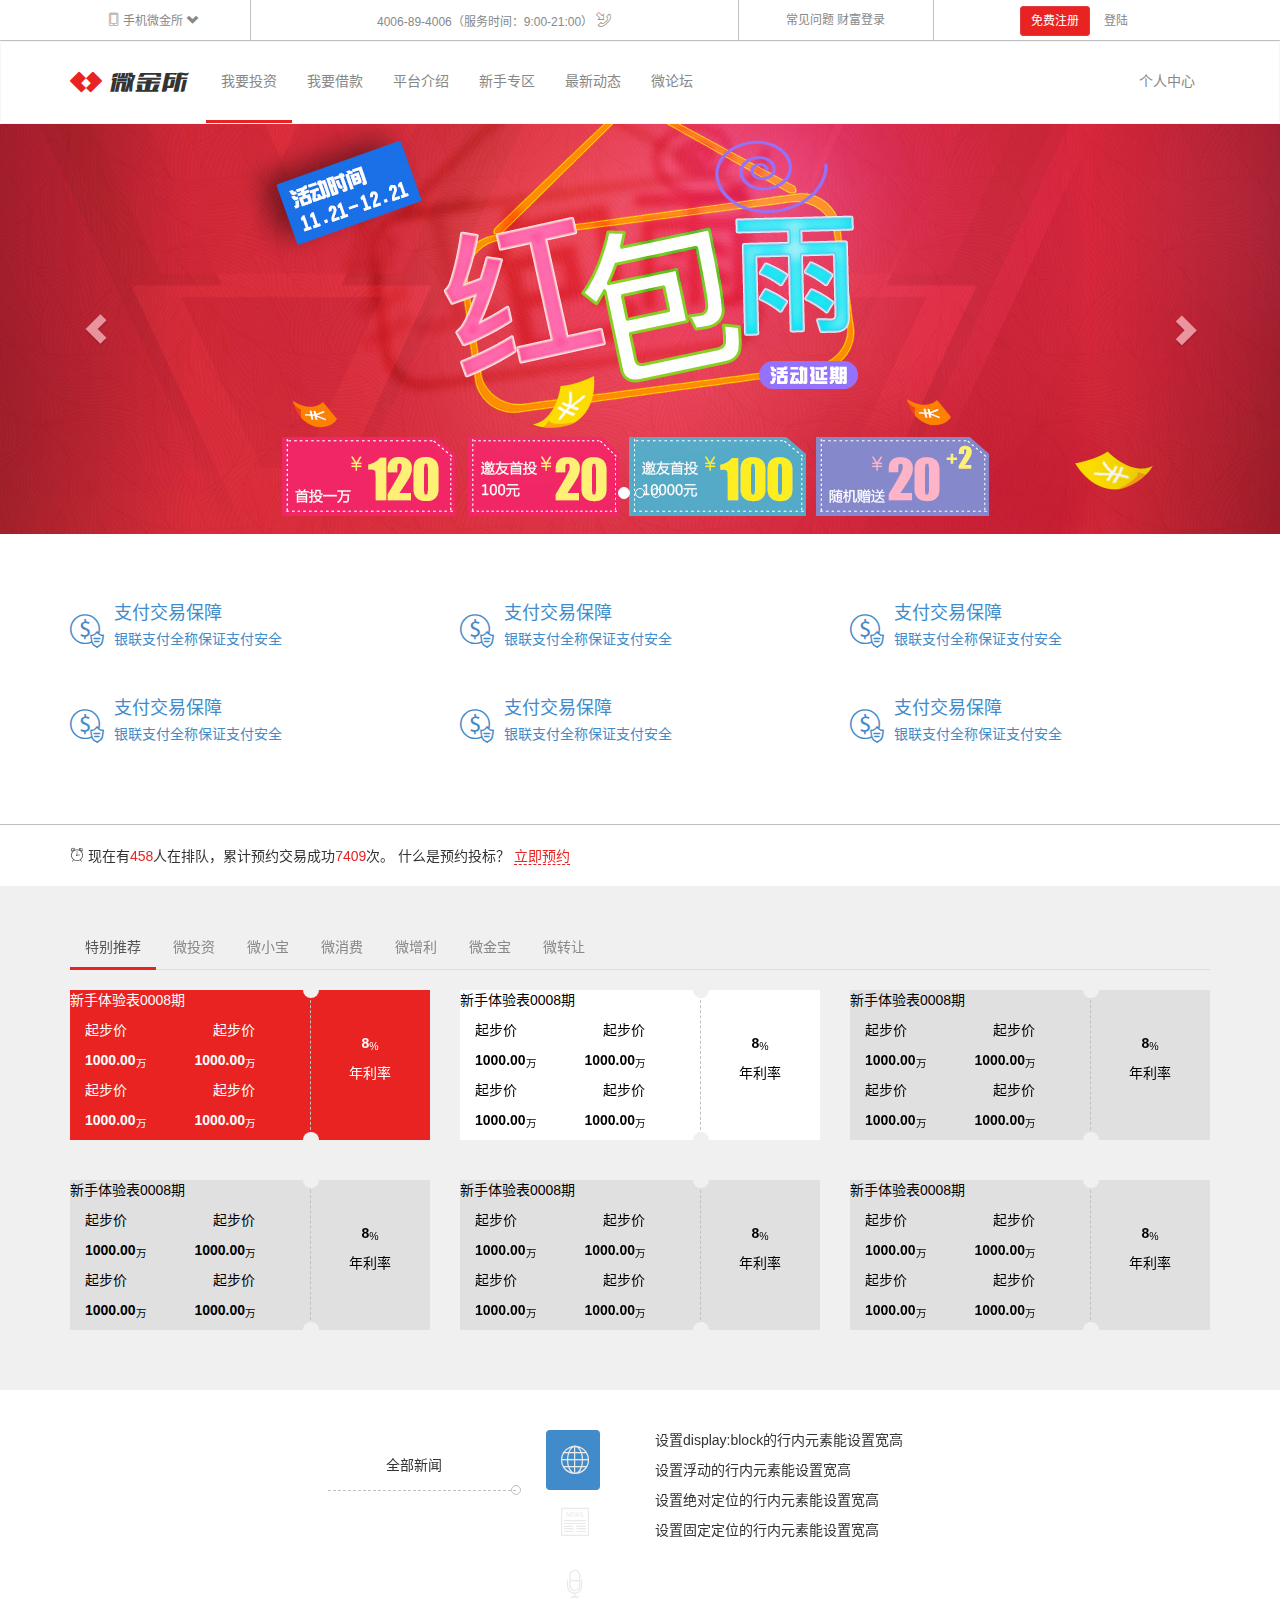
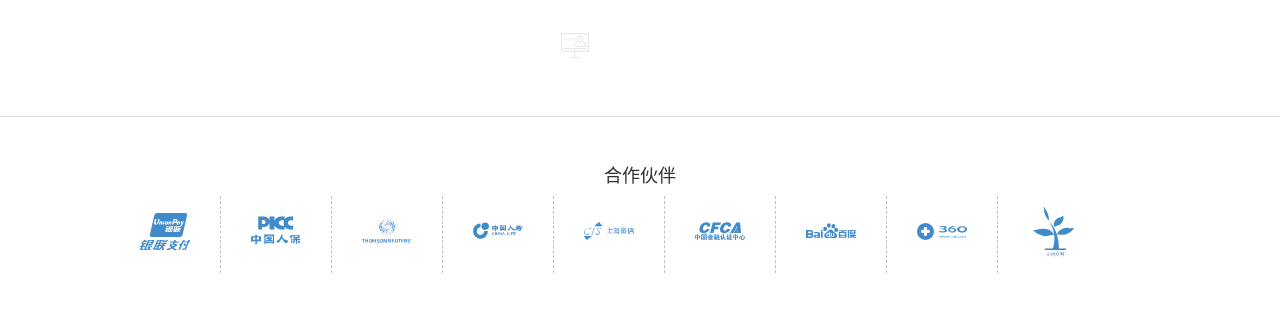
<file: index.html>
<!DOCTYPE html>
<html lang="zh-cn">
<head>
    <meta charset="utf-8">
    <!--让IE使用最新的渲染引擎进行工作   例如content = "IE = 7" 就是使用IE7渲染 -->
    <meta http-equiv="X-UA-Compatible" content="IE=edge">
    <!--设置屏幕 适口， 宽度为设备的宽度  伸缩比例为1  主要是为了移动端的适配-->
    <meta name="viewport" content="width=device-width, initial-scale=1">
    <title>微金所</title>

    <!-- Bootstrap -->
    <link href="lib/bootstrap/css/bootstrap.min.css" rel="stylesheet">
    <!--根据css  ‘层叠’样式表 所以我们写的css 某些要覆盖 Bootstrap 中的样式 所以放到后面-->
    <link href="css/main.css" rel="stylesheet" type="text/css">
    <!--引入标签，使小于IE9 的支持html5 标签  这个js放到head中（必须） 是为了body书写时 就可以支持html5标签-->
    <!--根据网络下载 最好是把这个文件下载到你的项目中，有点懒不想下。。-->
    <!--[if lt IE 9]>
    <script src="http://cdn.bootcss.com/html5shiv/3.7.2/html5shiv.min.js"></script>
    <script src="http://cdn.bootcss.com/respond.js/1.4.2/respond.min.js"></script>
    <![endif]-->
</head>
<body>
<!--头部标题开始-->
<header id="header">
    <div class="topbar visible-lg visible-md">
        <div class="container">
            <div class="row">
                <div class="col-md-2 text-center">
                    <a href="javascript:;">
                        <i class="icon-mobilephone"></i>
                        <span>手机微金所</span>
                        <i class="glyphicon glyphicon-chevron-down"></i>
                    </a></div>
                <div class="col-md-5 text-center">
                    <a href="javascript:;">
                        <span>4006-89-4006（服务时间：9:00-21:00）</span>
                        <i class="icon-telephone"></i>
                    </a>
                </div>
                <div class="col-md-2 text-center">
                    <a href="javascript:;">
                        <span>常见问题 财富登录</span>
                    </a>
                </div>
                <div class="col-md-3 text-center">
                    <a class="btn btn-fangstyle btn-sm" href="javascript:;">免费注册</a>
                    <a class="btn btn-link btn-sm" href="javascript:;">登陆</a>
                </div>
            </div>
        </div>
    </div>
    <div>
        <nav class="navbar navbar-fanstyle" role="navigation">
            <div class="container">
                <div class="navbar-header">
                    <button type="button" class="navbar-toggle collapsed" data-toggle="collapse" data-target="#nav_list"
                            aria-expanded="false">
                        <span class="sr-only">切换菜单</span>
                        <span class="icon-bar"></span>
                        <span class="icon-bar"></span>
                        <span class="icon-bar"></span>
                    </button>
                    <a class="navbar-brand" href="#">
                        <i class="icon-icon"></i>
                        <i class="icon-logo"></i>
                    </a>
                </div>
                <div id="nav_list" class="collapse navbar-collapse">
                    <ul class="nav navbar-nav">
                        <li class="active"><a href="#">我要投资</a></li>
                        <li><a href="#">我要借款</a></li>
                        <li><a href="#">平台介绍</a></li>
                        <li><a href="#">新手专区</a></li>
                        <li><a href="#">最新动态</a></li>
                        <li><a href="#">微论坛</a></li>
                    </ul>
                    <ul class="nav navbar-nav navbar-right hidden-sm">
                        <li><a href="#">个人中心</a></li>
                    </ul>
                </div>
            </div>
        </nav>

    </div>
</header>
<!--头部标题结束-->
<!-- 广告轮播开始 -->
<section id="main_ad">
    <div id="carousel-example-generic" class="carousel slide" data-ride="carousel">
        <!-- Indicators 下方指示器 -->
        <ol class="carousel-indicators">
            <li data-target="#carousel-example-generic" data-slide-to="0" class="active"></li>
            <li data-target="#carousel-example-generic" data-slide-to="1"></li>
            <li data-target="#carousel-example-generic" data-slide-to="2"></li>
        </ol>

        <!-- Wrapper for slides -->
        <div class="carousel-inner" role="listbox">
            <div class="item active" data-image-lg="img/slide_01_2000x410.jpg" data-image-xs="img/slide_01_640x340.jpg">

            </div>
            <div class="item" data-image-lg="img/slide_02_2000x410.jpg" data-image-xs="img/slide_02_640x340.jpg">
            </div>
            <div class="item" data-image-lg="img/slide_03_2000x410.jpg" data-image-xs="img/slide_03_640x340.jpg">
            </div>
        </div>

        <!-- Controls -->
        <a class="left carousel-control" href="#carousel-example-generic" role="button" data-slide="prev">
            <span class="glyphicon glyphicon-chevron-left"></span>
            <span class="sr-only">Previous</span>
        </a>
        <a class="right carousel-control" href="#carousel-example-generic" role="button" data-slide="next">
            <span class="glyphicon glyphicon-chevron-right"></span>
            <span class="sr-only">Next</span>
        </a>
    </div>
</section>
<!-- /广告轮播结束 -->
<!-- 特色介绍开始 -->
<section id="special" class="hidden-xs">
    <div class="container">
        <div class="row">
            <div class="col-md-4 col-sm-6">
                <div class="media">
                    <a class="media-left media-middle" href="#">
                        <i class="icon-uniE907"></i>
                    </a>
                    <div class="media-body">
                        <a href="#">
                            <h4 class="media-heading">支付交易保障</h4>
                            <p>银联支付全称保证支付安全</p>
                        </a>
                    </div>
                </div>
            </div>
            <div class="col-md-4 col-sm-6 hidden-xs">
                <div class="media">
                    <a class="media-left media-middle" href="#">
                        <i class="icon-uniE907"></i>
                    </a>
                    <div class="media-body">
                        <a href="#">
                            <h4 class="media-heading">支付交易保障</h4>
                            <p>银联支付全称保证支付安全</p>
                        </a>
                    </div>
                </div>
            </div>
            <div class="col-md-4 col-sm-6 hidden-xs">
                <div class="media">
                    <a class="media-left media-middle" href="#">
                        <i class="icon-uniE907"></i>
                    </a>
                    <div class="media-body">
                        <a href="#">
                            <h4 class="media-heading">支付交易保障</h4>
                            <p>银联支付全称保证支付安全</p>
                        </a>
                    </div>
                </div>
            </div>
            <div class="col-md-4 col-sm-6 hidden-xs">
                <div class="media">
                    <a class="media-left media-middle" href="#">
                        <i class="icon-uniE907"></i>
                    </a>
                    <div class="media-body">
                        <a href="#">
                            <h4 class="media-heading">支付交易保障</h4>
                            <p>银联支付全称保证支付安全</p>
                        </a>
                    </div>
                </div>
            </div>
            <div class="col-md-4 col-sm-6 hidden-xs">
                <div class="media">
                    <a class="media-left media-middle" href="#">
                        <i class="icon-uniE907"></i>
                    </a>
                    <div class="media-body">
                        <a href="#">
                            <h4 class="media-heading">支付交易保障</h4>
                            <p>银联支付全称保证支付安全</p>
                        </a>
                    </div>
                </div>
            </div>
            <div class="col-md-4 col-sm-6 hidden-xs">
                <div class="media">
                    <a class="media-left media-middle" href="#">
                        <i class="icon-uniE907"></i>
                    </a>
                    <div class="media-body">
                        <a href="#">
                            <h4 class="media-heading">支付交易保障</h4>
                            <p>银联支付全称保证支付安全</p>
                        </a>
                    </div>
                </div>
            </div>
        </div>
    </div>
</section>
<!-- /特色介绍结束-->
<!-- 立即预约开始 -->
<section id="order">
    <div class="container">
        <div class="pull-left"><i class="icon-uniE906"></i> 现在有<span>458</span>人在排队，累计预约交易成功<span>7409</span>次。 什么是预约投标？
            <span><a href="#">立即预约</a></span></div>
        <div class="pull-right visible-md"><i class="icon-uniE905"></i> 微金所企业宣传片</div>
    </div>

</section>
<!-- /立即预约 结束-->
<!-- 产品推荐开始-->
<section id="products">
    <div class="container">
        <!-- Nav tabs -->
        <div class="ul-wrap">
        <ul class="nav nav-tabs-fanstyle" role="tablist">
            <li role="presentation" class="active"><a href="#tab_1" role="tab" data-toggle="tab">特别推荐</a></li>
            <li role="presentation"><a href="#tab_2" role="tab" data-toggle="tab">微投资</a></li>
            <li role="presentation"><a href="#tab_3" role="tab" data-toggle="tab">微小宝</a></li>
            <li role="presentation"><a href="#tab_4" role="tab" data-toggle="tab">微消费</a></li>
            <li role="presentation"><a href="#tab_5" role="tab" data-toggle="tab">微增利</a></li>
            <li role="presentation"><a href="#tab_6" role="tab" data-toggle="tab">微金宝</a></li>
            <li role="presentation"><a href="#tab_7" role="tab" data-toggle="tab">微转让</a></li>
            <li class="pull-right hidden-xs"><a href="#">更多</a></li>
        </ul>
        </div>
        <!-- Tab panes -->
        <div class="tab-content">
            <div role="tabpanel" class="tab-pane active" id="tab_1">
                <div class="Fanstyle-design-tabItem">
                    <div class="row">
                        <div class="col-xs-12 col-sm-6 col-md-6 col-lg-4">
                            <div class="tabItem-right text-center actived">
                                <div class ="tabItem-right-detail ">
                                    <p><strong>8</strong><sub>%</sub></p>
                                    <p>年利率</p>
                                </div>
                            </div>
                            <div class="tabItem-left actived">
                                <p>新手体验表0008期</p>
                                <div class="row">
                                    <div class="col-xs-5 text-left ">
                                        <p>起步价</p>
                                        <p><strong>1000.00</strong><sub>万</sub></p>
                                    </div>
                                    <div class="col-xs-5 text-right ">
                                        <p>起步价</p>
                                        <p><strong>1000.00</strong><sub>万</sub></p>
                                    </div>
                                    <div class="col-xs-5 text-left">
                                        <p>起步价</p>
                                        <p><strong>1000.00</strong><sub>万</sub></p>
                                    </div>
                                    <div class="col-xs-5 text-right">
                                        <p>起步价</p>
                                        <p><strong>1000.00</strong><sub>万</sub></p>
                                    </div>
                                </div>
                            </div>
                        </div>
                        <div class="col-xs-12 col-sm-6 col-md-6 col-lg-4">
                            <div class="tabItem-right text-center moved">
                                <div class ="tabItem-right-detail">
                                    <p><strong>8</strong><sub>%</sub></p>
                                    <p>年利率</p>
                                </div>
                            </div>
                            <div class="tabItem-left moved">
                                <p>新手体验表0008期</p>
                                <div class="row">
                                    <div class="col-xs-5 text-left">
                                        <p>起步价</p>
                                        <p><strong>1000.00</strong><sub>万</sub></p>
                                    </div>
                                    <div class="col-xs-5 text-right">
                                        <p>起步价</p>
                                        <p><strong>1000.00</strong><sub>万</sub></p>
                                    </div>
                                    <div class="col-xs-5 text-left">
                                        <p>起步价</p>
                                        <p><strong>1000.00</strong><sub>万</sub></p>
                                    </div>
                                    <div class="col-xs-5 text-right">
                                        <p>起步价</p>
                                        <p><strong>1000.00</strong><sub>万</sub></p>
                                    </div>
                                </div>
                            </div>
                        </div>
                        <div class="col-xs-12 col-sm-6 col-md-6 col-lg-4">
                            <div class="tabItem-right text-center normaled">
                                <div class ="tabItem-right-detail">
                                    <p><strong>8</strong><sub>%</sub></p>
                                    <p>年利率</p>
                                </div>
                            </div>
                            <div class="tabItem-left normaled">
                                <p>新手体验表0008期</p>
                                <div class="row">
                                    <div class="col-xs-5 text-left">
                                        <p>起步价</p>
                                        <p><strong>1000.00</strong><sub>万</sub></p>
                                    </div>
                                    <div class="col-xs-5 text-right">
                                        <p>起步价</p>
                                        <p><strong>1000.00</strong><sub>万</sub></p>
                                    </div>
                                    <div class="col-xs-5 text-left">
                                        <p>起步价</p>
                                        <p><strong>1000.00</strong><sub>万</sub></p>
                                    </div>
                                    <div class="col-xs-5 text-right">
                                        <p>起步价</p>
                                        <p><strong>1000.00</strong><sub>万</sub></p>
                                    </div>
                                </div>
                            </div>
                        </div>
                        <div class="col-xs-12 col-sm-6 col-md-6 col-lg-4">
                            <div class="tabItem-right text-center normaled">
                                <div class ="tabItem-right-detail">
                                    <p><strong>8</strong><sub>%</sub></p>
                                    <p>年利率</p>
                                </div>
                            </div>
                            <div class="tabItem-left normaled">
                                <p>新手体验表0008期</p>
                                <div class="row">
                                    <div class="col-xs-5 text-left">
                                        <p>起步价</p>
                                        <p><strong>1000.00</strong><sub>万</sub></p>
                                    </div>
                                    <div class="col-xs-5 text-right">
                                        <p>起步价</p>
                                        <p><strong>1000.00</strong><sub>万</sub></p>
                                    </div>
                                    <div class="col-xs-5 text-left">
                                        <p>起步价</p>
                                        <p><strong>1000.00</strong><sub>万</sub></p>
                                    </div>
                                    <div class="col-xs-5 text-right">
                                        <p>起步价</p>
                                        <p><strong>1000.00</strong><sub>万</sub></p>
                                    </div>
                                </div>
                            </div>
                        </div>
                        <div class="col-xs-12 col-sm-6 col-md-6 col-lg-4">
                            <div class="tabItem-right text-center normaled">
                                <div class ="tabItem-right-detail">
                                    <p><strong>8</strong><sub>%</sub></p>
                                    <p>年利率</p>
                                </div>
                            </div>
                            <div class="tabItem-left normaled">
                                <p>新手体验表0008期</p>
                                <div class="row">
                                    <div class="col-xs-5 text-left">
                                        <p>起步价</p>
                                        <p><strong>1000.00</strong><sub>万</sub></p>
                                    </div>
                                    <div class="col-xs-5 text-right">
                                        <p>起步价</p>
                                        <p><strong>1000.00</strong><sub>万</sub></p>
                                    </div>
                                    <div class="col-xs-5 text-left">
                                        <p>起步价</p>
                                        <p><strong>1000.00</strong><sub>万</sub></p>
                                    </div>
                                    <div class="col-xs-5 text-right">
                                        <p>起步价</p>
                                        <p><strong>1000.00</strong><sub>万</sub></p>
                                    </div>
                                </div>
                            </div>
                        </div>
                        <div class="col-xs-12 col-sm-6 col-md-6 col-lg-4">
                            <div class="tabItem-right text-center normaled">
                                <div class ="tabItem-right-detail">
                                    <p><strong>8</strong><sub>%</sub></p>
                                    <p>年利率</p>
                                </div>
                            </div>
                            <div class="tabItem-left normaled">
                                <p>新手体验表0008期</p>
                                <div class="row">
                                    <div class="col-xs-5 text-left">
                                        <p>起步价</p>
                                        <p><strong>1000.00</strong><sub>万</sub></p>
                                    </div>
                                    <div class="col-xs-5 text-right">
                                        <p>起步价</p>
                                        <p><strong>1000.00</strong><sub>万</sub></p>
                                    </div>
                                    <div class="col-xs-5 text-left">
                                        <p>起步价</p>
                                        <p><strong>1000.00</strong><sub>万</sub></p>
                                    </div>
                                    <div class="col-xs-5 text-right">
                                        <p>起步价</p>
                                        <p><strong>1000.00</strong><sub>万</sub></p>
                                    </div>
                                </div>
                            </div>
                        </div>
                    </div>
                </div>


            </div>
            <div role="tabpanel" class="tab-pane" id="tab_2"></div>
            <div role="tabpanel" class="tab-pane" id="tab_3">tab3</div>
            <div role="tabpanel" class="tab-pane" id="tab_4">tab4</div>
            <div role="tabpanel" class="tab-pane" id="tab_5">tab5</div>
            <div role="tabpanel" class="tab-pane" id="tab_6">tab6</div>
            <div role="tabpanel" class="tab-pane" id="tab_7">tab7</div>

        </div>
    </div>
</section>
<!-- /产品推荐结束 -->
<!-- 新闻列表开始-->
<section id="news">
    <div class="row">
        <div class="col-md-2 col-md-offset-3 news-title"><span class="text-center">4个字的</span></div>
        <div class="col-md-1">

            <ul class="nav nav-pills nav-stacked" role="tablist">
                <li role="presentation" class="active"><a href="#news_item1" role="tab" data-toggle="tab" data-title="全部新闻"><i class="icon-news01"></i></a></li>
                <li role="presentation"><a href="#news_item2" role="tab" data-toggle="tab" data-title="媒体新闻"><i class="icon-news02"></i></a></li>
                <li role="presentation"><a href="#news_item3" role="tab" data-toggle="tab" data-title="行业资讯"><i class="icon-news03"></i></a></li>
                <li role="presentation"><a href="#news_item4" role="tab" data-toggle="tab" data-title="快捷资讯"><i class="icon-news04"></i></a></li>
            </ul>



        </div>
        <div class="col-md-5">
            <!-- Tab panes -->
            <div class="tab-content">
                <div role="tabpanel" class="tab-pane active" id="news_item1">
                    <p>设置display:block的行内元素能设置宽高</p>
                    <p>设置浮动的行内元素能设置宽高</p>
                    <p>设置绝对定位的行内元素能设置宽高</p>
                    <p>设置固定定位的行内元素能设置宽高</p>
                </div>
                <div role="tabpanel" class="tab-pane" id="news_item2">
                    <p>元素继承父亲的width属性</p>
                    <p>元素不继承父亲的height属性</p>
                    <p>浮动元素不继承父亲的width和height属性</p>
                    <p>绝对定位元素不继承父亲的width和height属性</p>
                    <p>子类只能继承父类盒子模型中的width，padding和margin属性不继承</p>
                    <p>子类可以继承父类的字体样式，大小，颜色,行高（字体有关的所有属性）</p>
                </div>
                <div role="tabpanel" class="tab-pane" id="news_item3">
                    <p>line-height只对块级元素起作用</p>
                    <p></p>
                </div>
                <div role="tabpanel" class="tab-pane" id="news_item4">item4</div>
            </div>
        </div>
    </div>

</section>
<!-- /新闻列表结束 -->
<!-- 合作伙伴开始-->
<section id="parterner" class="visible-lg">
    <div class="container text-center">
        <h4>合作伙伴</h4>

    <ul class="center-block">
        <li><a href="javascript:;"><i class="icon-uniE930"></i></a></li>
        <li><a href="javascript:;"><i class="icon-uniE92F"></i></a></li>
        <li><a href="javascript:;"><i class="icon-uniE92E"></i></a></li>
        <li><a href="javascript:;"><i class="icon-uniE92A"></i></a></li>
        <li><a href="javascript:;"><i class="icon-uniE929"></i></a></li>
        <li><a href="javascript:;"><i class="icon-uniE931"></i></a></li>
        <li><a href="javascript:;"><i class="icon-uniE92C"></i></a></li>
        <li><a href="javascript:;"><i class="icon-uniE92B"></i></a></li>
        <li><a href="javascript:;"><i class="icon-uniE92D"></i></a></li>
    </ul>
    </div>
</section>
<!-- /合作伙伴结束 -->
<!-- 脚注区域开始 -->
<footer></footer>
<!-- /脚注区域 结束-->
<!-- 引入jQery bootstarp 是基于jQuery 进行的开发 所以引入jQuery 必须在引入bootstrap js之前 -->
<!--将所有js 写在body 之后目的是为了 在所有标签加载完以后进行js的执行-->
<script src="js/jquery-3.1.1.js"></script>
<script src="lib/bootstrap/js/bootstrap.min.js"></script>
<script src="js/main.js"></script>
</body>
</html>
</file>
<file: css/main.css>
/*因为Bootstrap 一般支持的是西方字体 所以我们要指定我们中文字体*/
 body {
    font-family: "Helvetica Neue", Helvetica, Microsoft Yahei, Hiragino Sans GB, WenQuanYi Micro Hei, sans-serif;
}
/*设置字体图标*/
@font-face {
    font-family: 'Fanstyle';
    src: url('../font/MiFie-Web-Font.eot') format('embedded-opentype'), url('../font/MiFie-Web-Font.svg') format('svg'), url('../font/MiFie-Web-Font.ttf') format('truetype'), url('../font/MiFie-Web-Font.woff') format('woff');
}
/*统配选择器 根据元素的属性 查询标签  这里是class类名 以icon- 开头的*/
[class^="icon-"],
[class^=" icon-"]{
    font-family: Fanstyle ;
    font-style: normal;
}
.icon-mobilephone::before {
    content: "\e908";
    font-size: 13px;
}
.icon-telephone::before {
    content: "\e909";
    font-size: 15px;
}
.icon-logo::before {
    content: "\e93e";
}

.icon-icon::before {
    content: "\e920";
}
.icon-uniE907:before {
    content: "\e907";
}
.icon-uniE906:before {
    content: "\e906";
}
.icon-uniE905:before {
    content: "\e905";
}

.icon-news01:before {
    content: "\e90e";
    font-size: 28px;
    color: #EAEAEA;
}

.icon-news02:before {
    content: "\e90f";
    font-size: 28px;
    color: #EAEAEA;
}

.icon-news03:before {
    content: "\e910";
    font-size: 28px;
    color: #EAEAEA;
}

.icon-news04:before {
    content: "\e911";
    font-size: 28px;
    color: #EAEAEA;
}



.icon-uniE930:hover {
    color: #df3232;
}

.icon-uniE930:before {
    content: "\e946";
}

.icon-uniE92F:hover {
    color: #e8380d;
}

.icon-uniE92F:before {
    content: "\e92f";
}

.icon-uniE92E:hover {
    color: #ed6f00;
}

.icon-uniE92E:before {
    content: "\e92e";
}

.icon-uniE92A:hover {
    color: #159f69;
}

.icon-uniE92A:before {
    content: "\e92a";
}

.icon-uniE929:hover {
    color: #07569e;
}

.icon-uniE929:before {
    content: "\e929";
}

.icon-uniE931:hover {
    color: #004098;
}

.icon-uniE931:before {
    content: "\e931";
}

.icon-uniE92C:hover {
    color: #d32019;
}

.icon-uniE92C:before {
    content: "\e92c";
}

.icon-uniE92B:hover {
    color: #3eac4a;
}

.icon-uniE92B:before {
    content: "\e92b";
}

.icon-uniE92D:hover {
    color: #2bb289;
}

.icon-uniE92D:before {
    content: "\e92d";
}
/*头部*/
#header> .topbar{
    border-bottom: 1px solid #C0C0C0;
}
#header > .topbar > .container > .row > div{
    height: 40px;
    font-size: 12px;
    line-height: 40px;
    color: #888888;
}
#header > .topbar > .container > .row > div+div{
    border-left: 1px solid #C0C0C0;
}
#header a {
    color: #888;
}
#header .btn-fangstyle {
    color: #FFFFFF;
}
#header a:hover {
    text-decoration: none;
}

.navbar-fanstyle .navbar-nav > li > a{
    line-height: 48px;
}
#header .icon-logo ,
#header .icon-icon
{
    font-size: 32px;
    color: #333;
    line-height: 50px;
    vertical-align: middle;
}
#header .icon-icon{
    color:#E92322 ;
}
#header .navbar {
    margin-bottom: 0;
}
.navbar-fanstyle .navbar-toggle {
    border-color: #ddd;
    margin-top: 23px;
    margin-bottom: 23px;
}
/* 广告轮播图部分*/

#main_ad>#carousel-example-generic>.carousel-inner>.item{
    background-repeat: no-repeat;
    background-position: center center;
    background-size: cover;
}
@media (min-width: 768px) {
    #main_ad>#carousel-example-generic>.carousel-inner>.item {
        height: 410px;
    }
}
#main_ad>#carousel-example-generic>.carousel-inner>.item>img {
    width: 100%;
}

/*产品特色介绍开始*/
#special{
    padding: 50px 0;
    border-bottom: 1px solid #c0c0c0;
}
#special > .container > .row > div{
    margin: 20px 0;
}
#special .media a:hover{
    text-decoration: none;
}
#special .media i{
    font-size: 34px;
}
/*产品特色介绍结束*/



/*立刻预定模块开始*/
#order{
    border-bottom: 1px solid #F0F0F0;
}
#order > .container > div{
     padding: 20px 0;
 }
#order > .container > div > span{
    color:#E92322 ;
}
#order > .container > div > span >a{
    color:#E92322 ;
    border-bottom: 1px dashed #E92322;
}
/*立刻预定模块结束*/

/*产品推荐模块开始*/
#products {
    padding: 40px 0;
    background-color: #F0F0F0;
}

#products .tab-content .tabItem-left{
    height: 150px;
    margin-right: 120px;
    background-color: #f30;
}
#products .tab-content .tabItem-right{
    float: right;
    width: 120px;
    height: 150px;
    background-color: #030;
    position: relative;
    border-left: 1px dashed #C0C0C0;
}
#products .tab-content .tabItem-right::before{
    content: " ";
    width: 16px;
    height: 16px;
    border-radius: 8px;
    background-color: #F0F0F0;
    position:absolute;
    top:-8px;
    left:-8px;

}
#products .tab-content .tabItem-right::after{
    content: " ";
    width: 16px;
    height: 16px;
    border-radius: 8px;
    background-color: #F0F0F0;
    position:absolute;
    bottom:-8px;
    left:-8px;

}
#products .tab-content .tabItem-left > .row{
    margin: 0;
}
#products .Fanstyle-design-tabItem > .row > .col-xs-12{
    margin: 20px 0;
}
#products .tab-content .tabItem-right > .tabItem-right-detail {
    position: absolute;
    top: 43px;
    left: 38px;
}
#products .tab-content .actived{
    background-color: #E92322;
    color: #fff;
}
#products .tab-content .moved{
      background-color: #fff;
      color: #000;
  }
#products .tab-content .normaled{
    background-color: #E0E0E0;
    color: #000;
}
/*产品推荐模块结束*/
/*新闻详情页开始*/
#news{
    padding: 40px 0;
    border-bottom: 1px solid #e0e0e0;
}
#news .nav-pills a {
    position: relative;
    display: block;
    padding: 10px 0 10px 15px;
    margin-right: 25px;
}
#news .news-title {

}
#news .news-title span{
    position: relative;
    display: block;
    line-height: 40px;
    padding: 15px 30px 5px 15px;
    border-bottom: 1px dashed #c0c0c0;
}
#news .news-title span::before{
    content: " ";
    width:10px;
    height: 10px;
    border: 1px solid #c0c0c0;
    border-radius: 5px;
    position: absolute;
    right: 0;
    bottom: 0;
    margin:0 -5px -5px 0;
}
/*控制导航条在屏幕大于798时一行显示*/
@media (max-width: 798px) {
    #news .nav-pills li {
        float: left;
        margin-right: 20px;
    }
}
/*新闻详情页结束*/
/*合作伙伴开始*/
#parterner{
    padding: 40px 0;
}
#parterner ul{
    list-style:  none;
    font-size: 50px;
    color: #888;
}
#parterner li{
    float: left;
}
#parterner li a{
     margin: 30px 30px 0 30px;
 }
#parterner li +li{
    border-left: 1px dashed #c0c0c0;
}
#parterner li a:hover{
    text-decoration: none;
}
/*合作伙伴结束*/
/*bbg 按钮生成的代码 自定义按钮颜色*/
.btn-fangstyle {
    color: #FFFFFF;
    background-color: #E92322;
    border-color: #DB3B43;
}

.btn-fangstyle:hover,
.btn-fangstyle:focus,
.btn-fangstyle:active,
.btn-fangstyle.active,
.open .dropdown-toggle.btn-fangstyle {
    color: #FFFFFF;
    background-color: #E92322;
    border-color: #DB3B43;
}

.btn-fangstyle:active,
.btn-fangstyle.active,
.open .dropdown-toggle.btn-fangstyle {
    background-image: none;
}

.btn-fangstyle.disabled,
.btn-fangstyle[disabled],
fieldset[disabled] .btn-fangstyle,
.btn-fangstyle.disabled:hover,
.btn-fangstyle[disabled]:hover,
fieldset[disabled] .btn-fangstyle:hover,
.btn-fangstyle.disabled:focus,
.btn-fangstyle[disabled]:focus,
fieldset[disabled] .btn-fangstyle:focus,
.btn-fangstyle.disabled:active,
.btn-fangstyle[disabled]:active,
fieldset[disabled] .btn-fangstyle:active,
.btn-fangstyle.disabled.active,
.btn-fangstyle[disabled].active,
fieldset[disabled] .btn-fangstyle.active {
    background-color: #E92322;
    border-color: #DB3B43;
}

.btn-fangstyle .badge {
    color: #E92322;
    background-color: #FFFFFF;
}

/*顶部导航栏样式  自定义  （copy 源码然后更改自己想要变化的部分）*/
.navbar-fanstyle {
    background-color: #FFFFFF;
    border-color: #F5F5F5;
}
.navbar-fanstyle .navbar-brand {
    color: #777;
    height: 80px;
}
.navbar-fanstyle .navbar-brand:hover,
.navbar-fanstyle .navbar-brand:focus {
    color: #5e5e5e;
    background-color: transparent;
}
.navbar-fanstyle .navbar-text {
    color: #777;
}
.navbar-fanstyle .navbar-nav > li > a {
    color: #777;
}
.navbar-fanstyle .navbar-nav > li > a:hover,
.navbar-fanstyle .navbar-nav > li > a:focus {
    color: #333;
    border-bottom: 3px solid #E92322;
    background-color: transparent;
}
.navbar-fanstyle .navbar-nav > .active > a,
.navbar-fanstyle .navbar-nav > .active > a:hover,
.navbar-fanstyle .navbar-nav > .active > a:focus {
    color: #555;
    border-bottom: 3px solid #E92322;
}
.navbar-fanstyle .navbar-nav > .disabled > a,
.navbar-fanstyle .navbar-nav > .disabled > a:hover,
.navbar-fanstyle .navbar-nav > .disabled > a:focus {
    color: #ccc;
    background-color: transparent;
}
.navbar-fanstyle .navbar-toggle {
    border-color: #ddd;
}
.navbar-fanstyle .navbar-toggle:hover,
.navbar-fanstyle .navbar-toggle:focus {
    background-color: #ddd;
}
.navbar-fanstyle .navbar-toggle .icon-bar {
    background-color: #888;
}
.navbar-fanstyle .navbar-collapse,
.navbar-fanstyle .navbar-form {
    border-color: #e7e7e7;
}
.navbar-fanstyle .navbar-nav > .open > a,
.navbar-fanstyle .navbar-nav > .open > a:hover,
.navbar-fanstyle .navbar-nav > .open > a:focus {
    color: #555;
    background-color: #e7e7e7;
}
@media (max-width: 767px) {
    .navbar-fanstyle .navbar-nav .open .dropdown-menu > li > a {
        color: #777;
    }
    .navbar-fanstyle .navbar-nav .open .dropdown-menu > li > a:hover,
    .navbar-fanstyle .navbar-nav .open .dropdown-menu > li > a:focus {
        color: #333;
        background-color: transparent;
    }
    .navbar-fanstyle .navbar-nav .open .dropdown-menu > .active > a,
    .navbar-fanstyle .navbar-nav .open .dropdown-menu > .active > a:hover,
    .navbar-fanstyle .navbar-nav .open .dropdown-menu > .active > a:focus {
        color: #555;
        background-color: #e7e7e7;
    }
    .navbar-fanstyle .navbar-nav .open .dropdown-menu > .disabled > a,
    .navbar-fanstyle .navbar-nav .open .dropdown-menu > .disabled > a:hover,
    .navbar-fanstyle .navbar-nav .open .dropdown-menu > .disabled > a:focus {
        color: #ccc;
        background-color: transparent;
    }
}
.navbar-fanstyle .navbar-link {
    color: #777;
}
.navbar-fanstyle .navbar-link:hover {
    color: #333;
}
.navbar-fanstyle .btn-link {
    color: #777;
}
.navbar-fanstyle .btn-link:hover,
.navbar-fanstyle .btn-link:focus {
    color: #333;
}
.navbar-fanstyle .btn-link[disabled]:hover,
fieldset[disabled] .navbar-fanstyle .btn-link:hover,
.navbar-fanstyle .btn-link[disabled]:focus,
fieldset[disabled] .navbar-fanstyle .btn-link:focus {
    color: #ccc;
}

/*自定义tab 选项卡*/
.nav-tabs-fanstyle {
    border-bottom: 1px solid #ddd;
    background-color: #F0F0F0;
}
.nav-tabs-fanstyle > li {
    float: left;
    margin-bottom: -1px;
}
.nav-tabs-fanstyle > li > a {
    margin-right: 2px;
    color: #888888;
    line-height: 1.42857143;
}
.nav-tabs-fanstyle > li > a:hover {
    color: #ddd;
    background-color: #F0F0F0;
}
.nav-tabs-fanstyle > li.active > a,
.nav-tabs-fanstyle > li.active > a:hover,
.nav-tabs-fanstyle > li.active > a:focus {
    color: #555;
    cursor: default;
    border-bottom: 3px solid #E92322;
}
.nav-tabs-fanstyle.nav-justified {
    width: 100%;
    border-bottom: 0;
}
.nav-tabs-fanstyle.nav-justified > li {
    float: none;
}
.nav-tabs-fanstyle.nav-justified > li > a {
    margin-bottom: 5px;
    text-align: center;
}
.nav-tabs-fanstyle.nav-justified > .dropdown .dropdown-menu {
    top: auto;
    left: auto;
}
@media (min-width: 768px) {
    .nav-tabs-fanstyle.nav-justified > li {
        display: table-cell;
        width: 1%;
    }
    .nav-tabs-fanstyle.nav-justified > li > a {
        margin-bottom: 0;
    }
}
.nav-tabs-fanstyle.nav-justified > li > a {
    margin-right: 0;
    border-radius: 4px;
}
.nav-tabs-fanstyle.nav-justified > .active > a,
.nav-tabs-fanstyle.nav-justified > .active > a:hover,
.nav-tabs-fanstyle.nav-justified > .active > a:focus {
    border: 1px solid #ddd;
}
@media (min-width: 768px) {
    .nav-tabs-fanstyle.nav-justified > li > a {
        border-bottom: 1px solid #ddd;
        border-radius: 4px 4px 0 0;
    }
    .nav-tabs-fanstyle.nav-justified > .active > a,
    .nav-tabs-fanstyle.nav-justified > .active > a:hover,
    .nav-tabs-fanstyle.nav-justified > .active > a:focus {
        border-bottom-color: #fff;
    }
}
</file>
